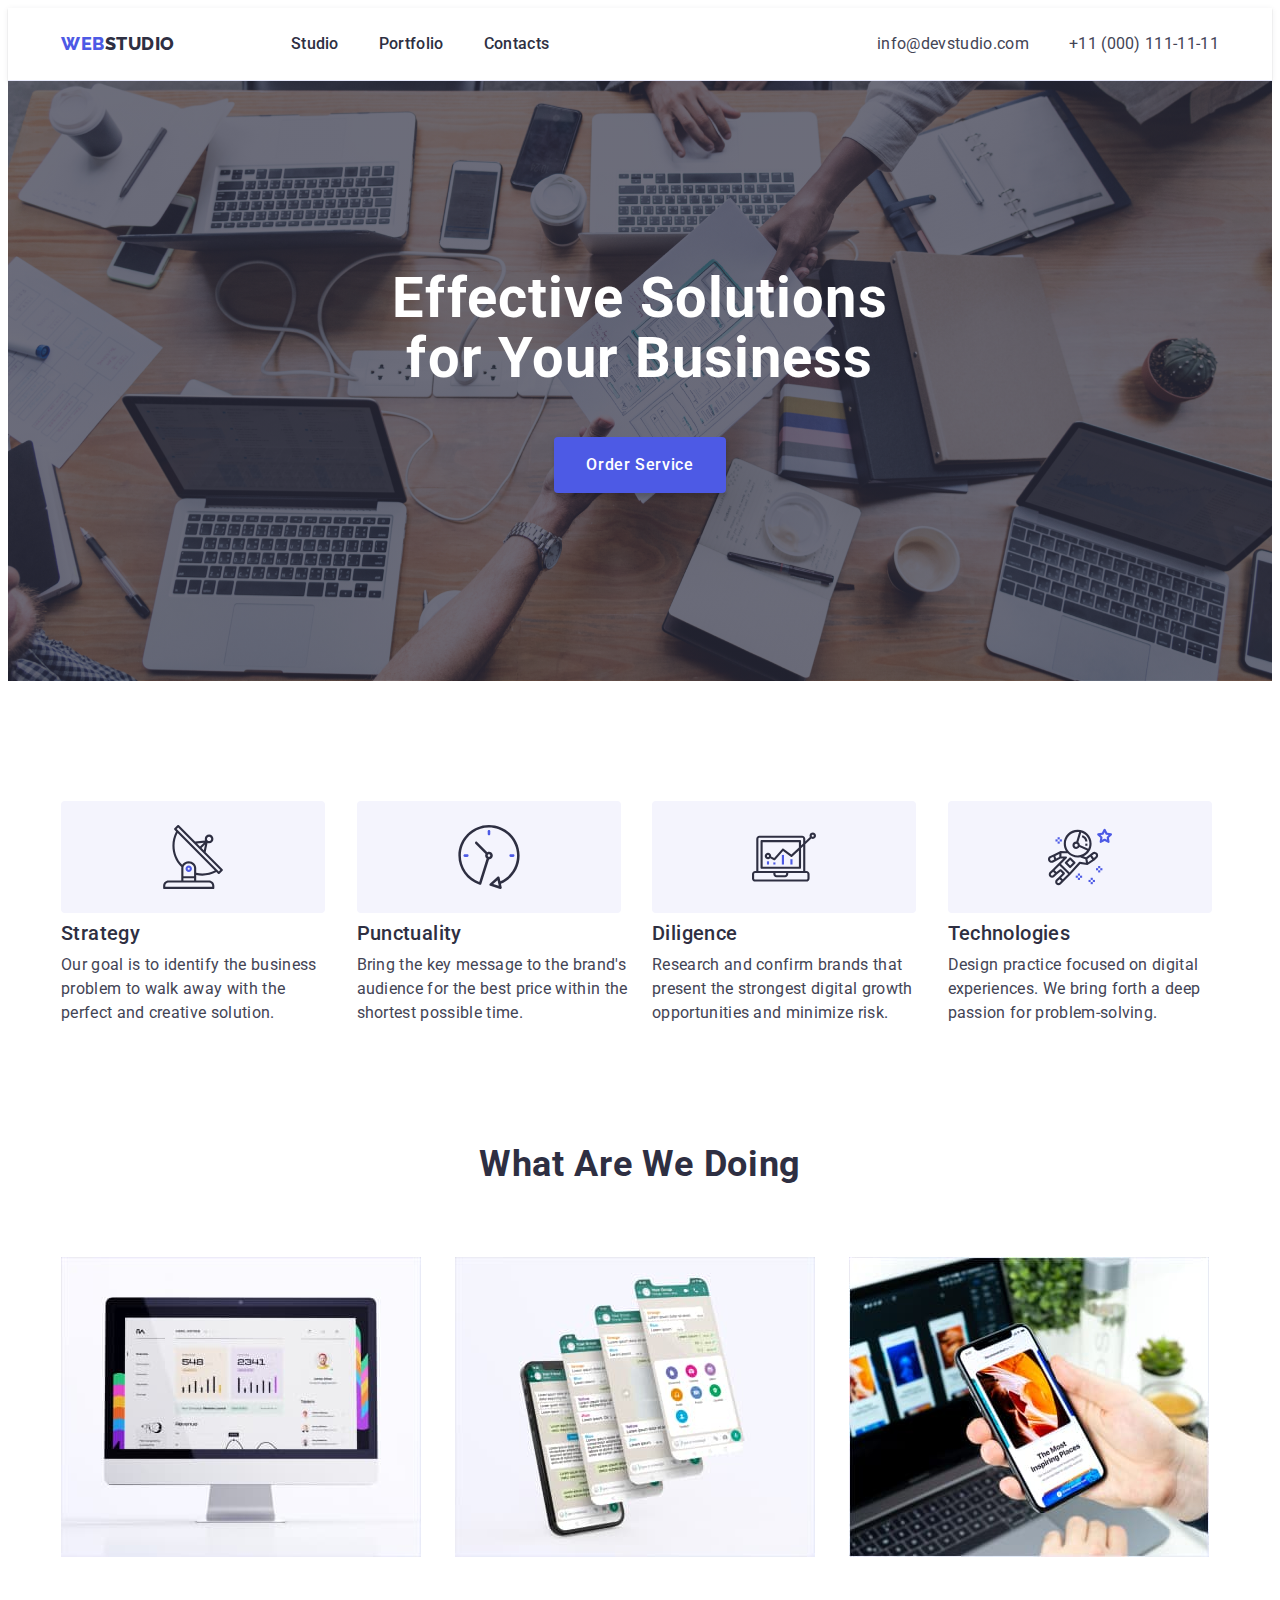
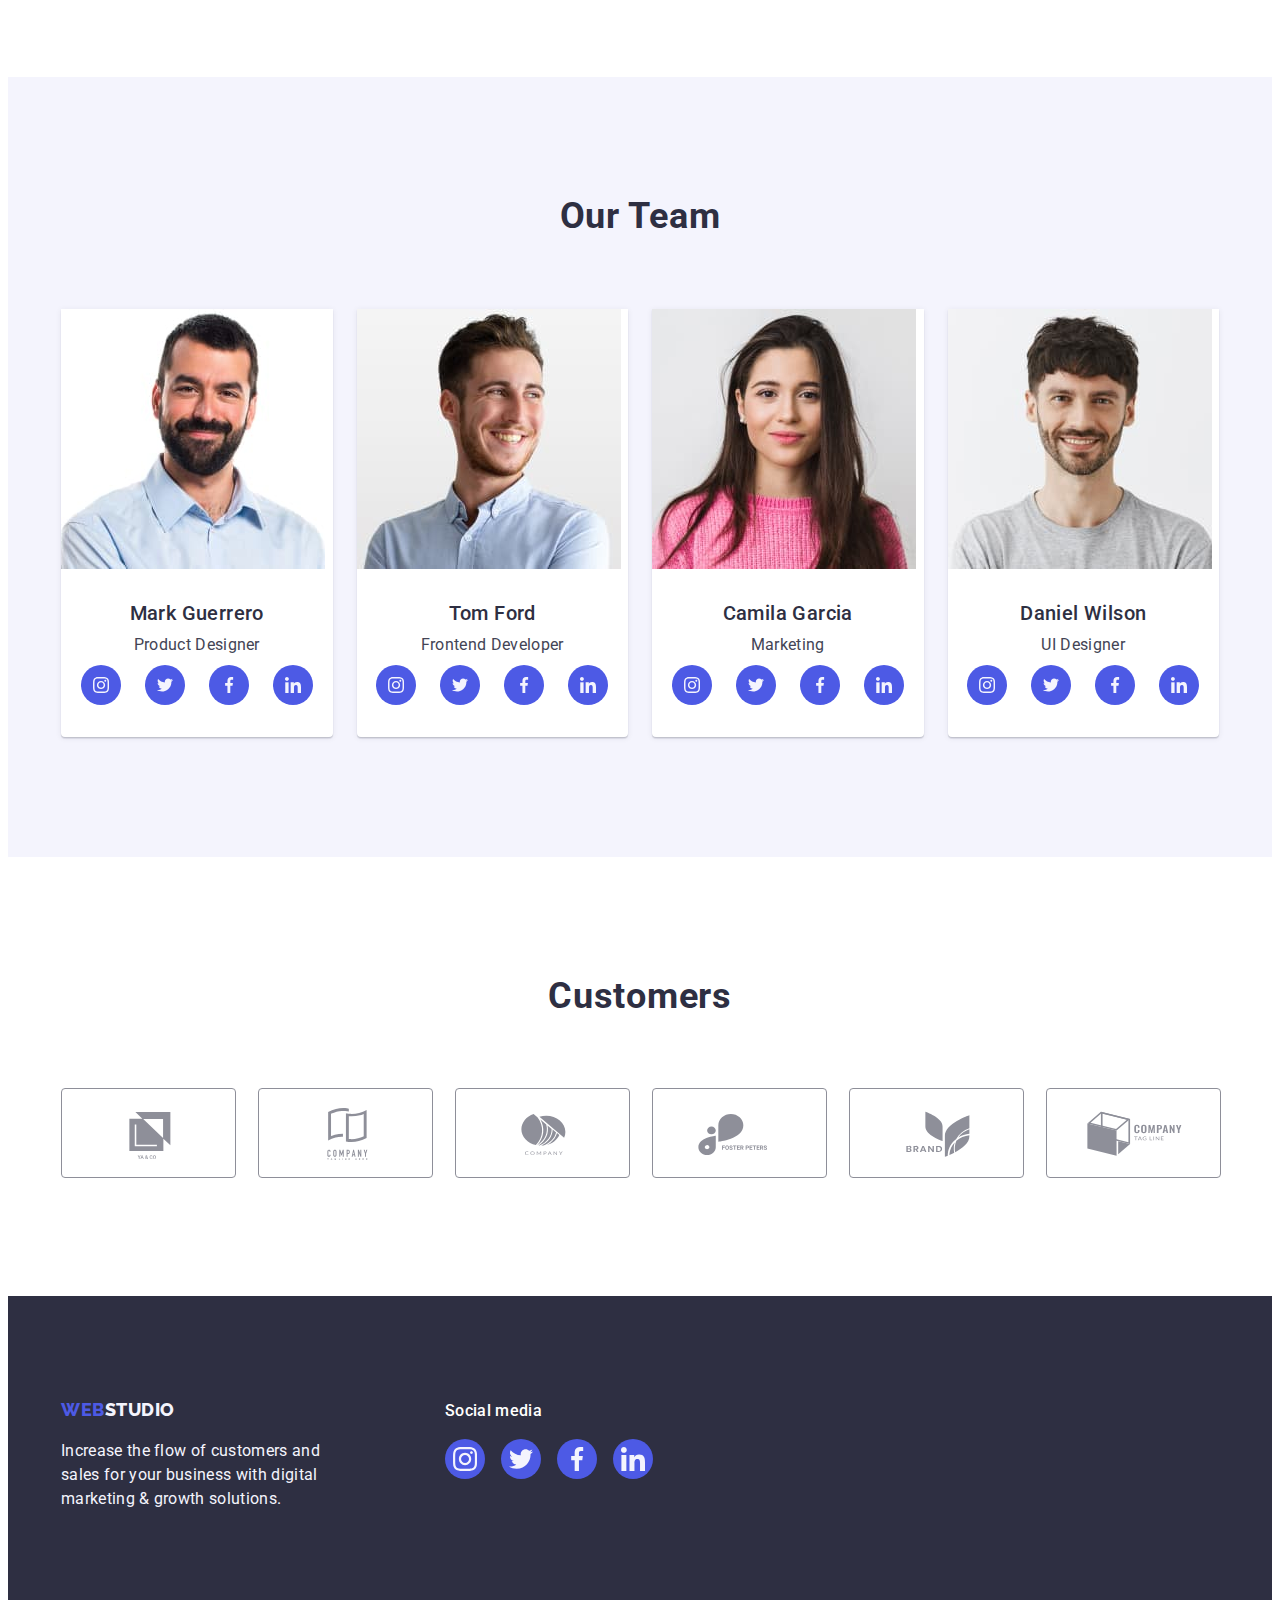
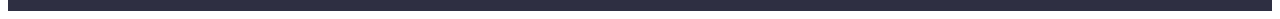
<file: index.html>
<!DOCTYPE html>
<html lang="en">
  <head>
    <meta charset="UTF-8" />
    <meta http-equiv="X-UA-Compatible" content="IE=edge" />
    <meta name="viewport" content="width=device-width, initial-scale=1.0" />
    <title>Web Studio goit-markup-hw-01</title>

    <link rel="preconnect" href="https://fonts.googleapis.com" />
    <link rel="preconnect" href="https://fonts.gstatic.com" crossorigin />
    <link
      href="https://fonts.googleapis.com/css2?family=Raleway:wght@800&family=Roboto:wght@400;500;700&display=swap"
      rel="stylesheet"
    />
    <link
      rel="stylesheet"
      href="https://cdnjs.cloudflare.com/ajax/libs/modern-normalize/1.1.0/modern-normalize.min.css"
      integrity="sha512-wpPYUAdjBVSE4KJnH1VR1HeZfpl1ub8YT/NKx4PuQ5NmX2tKuGu6U/JRp5y+Y8XG2tV+wKQpNHVUX03MfMFn9Q=="
      crossorigin="anonymous"
      referrerpolicy="no-referrer"
    />
    <link rel="stylesheet" href="./css/styles.css" />
  </head>

  <body>
    <!------------------ HEDER-------------- -->
    <header class="heder">
      <div class="header-container container">
        <nav class="nav">
          <a class="link heder-logo" href="./index.html"
            >Web<span class="heder-logo-span">Studio</span></a
          >
          <ul class="list nav-list">
            <li>
              <a class="link nav-last" href="./index.html">Studio</a>
            </li>
            <li>
              <a class="link nav-last" href="./portfolio.html">Portfolio</a>
            </li>
            <li>
              <a class="link nav-last" href="">Contacts</a>
            </li>
          </ul>
        </nav>
        <address class="address">
          <ul class="list address-list">
            <li>
              <a
                class="link address-mail"
                href="mailto:info@devstudio.com"
                target="_blank"
                rel="noreferrer noopener"
                >info@devstudio.com
              </a>
            </li>
            <li>
              <a class="link address-mail" href="tel:+110001111111"
                >+11 (000) 111-11-11</a
              >
            </li>
          </ul>
        </address>
      </div>
    </header>
    <!------------------ /HEDER-------------- -->
    <!------------------ MAIN-------------- -->
    <main>
      <!-- heroy -->

      <section class="heroy">
        <div class="container heroy-container">
          <h1 class="heroy-title">Effective Solutions for Your Business</h1>
          <button class="button heroy-button" type="button">
            Order Service
          </button>
        </div>
      </section>

      <!-- /heroy -->
      <!--------features-section------->

      <section class="features-section">
        <div class="container">
          <h2 class="features-hidden-title" hidden>Our properties</h2>

          <ul class="list features-list">
            <li class="features-last">
              <div class="features-last-icon">
                <svg width="64" height="64">
                  <use href="./images/icons.svg#icon-antenna"></use>
                </svg>
              </div>
              <h3 class="features-list-title">Strategy</h3>
              <p class="features-list-text">
                Our goal is to identify the business problem to walk away with
                the perfect and creative solution.
              </p>
            </li>
            <li class="features-last">
              <div class="features-last-icon">
                <svg width="64" height="64">
                  <use href="./images/icons.svg#icon-clock"></use>
                </svg>
              </div>
              <h3 class="features-list-title">Punctuality</h3>
              <p class="features-list-text">
                Bring the key message to the brand's audience for the best price
                within the shortest possible time.
              </p>
            </li>
            <li class="features-last">
              <div class="features-last-icon">
                <svg width="64" height="64">
                  <use href="./images/icons.svg#icon-diagram"></use>
                </svg>
              </div>
              <h3 class="features-list-title">Diligence</h3>
              <p class="features-list-text">
                Research and confirm brands that present the strongest digital
                growth opportunities and minimize risk.
              </p>
            </li>
            <li class="features-last">
              <div class="features-last-icon">
                <svg width="64" height="64">
                  <use href="./images/icons.svg#icon-astronaut"></use>
                </svg>
              </div>
              <h3 class="features-list-title">Technologies</h3>
              <p class="features-list-text">
                Design practice focused on digital experiences. We bring forth a
                deep passion for problem-solving.
              </p>
            </li>
          </ul>
        </div>
      </section>

      <!--------/features-section------->
      <!------ galerey-section -------->

      <section class="galerey-section">
        <div class="container">
          <h2 class="galerey-section-title">What are we doing</h2>
          <ul class="list galerey-section-container">
            <li class="galerey-last">
              <img
                src="./images/index.galerey/galerey/pc.jpg"
                alt="Monitor"
                width="360"
                height="300"
              />
            </li>
            <li class="galerey-last">
              <img
                src="./images/index.galerey/galerey/telephones.jpg"
                alt="telephones"
                width="360"
                height="300"
              />
            </li>
            <li class="galerey-last">
              <img
                src="./images/index.galerey/galerey/notebook.jpg"
                alt="notebook"
                width="360"
                height="300"
              />
            </li>
          </ul>
        </div>
      </section>

      <!----------- /galerey ---------->
      <!----------- description ---------->

      <section class="description">
        <div class="container">
          <h2 class="description-title">Our Team</h2>
          <ul class="list description-list">
            <li class="description-img">
              <img
                class="description-card-img"
                src="./images/index.galerey/our_team/mark-guerrero.jpg"
                alt="poto Mark Guerrero"
                width="264"
                height="260"
              />
              <div class="description-name-container">
                <h3 class="description-name">Mark Guerrero</h3>
                <p class="description-text">Product Designer</p>
                <ul class="list description-list-icon">
                  <li class="description-last-icon">
                    <a href="" class="last description-social-icon">
                      <svg width="16" height="16" class="description-icon">
                        <use href="./images/icons.svg#icon-instagram"></use>
                      </svg>
                    </a>
                  </li>
                  <li class="description-last-icon">
                    <a href="" class="last description-social-icon">
                      <svg width="16" height="16" class="description-icon">
                        <use href="./images/icons.svg#icon-twitter"></use>
                      </svg>
                    </a>
                  </li>
                  <li class="description-last-icon">
                    <a href="" class="last description-social-icon">
                      <svg width="16" height="16" class="description-icon">
                        <use href="./images/icons.svg#icon-facebook"></use>
                      </svg>
                    </a>
                  </li>
                  <li class="description-last-icon">
                    <a href="" class="last description-social-icon">
                      <svg width="16" height="16" class="description-icon">
                        <use href="./images/icons.svg#icon-linkedin"></use>
                      </svg>
                    </a>
                  </li>
                </ul>
              </div>
            </li>
            <li class="description-img">
              <img
                class="description-card-img"
                src="./images/index.galerey/our_team/tom-ford.jpg"
                alt="poto Tom Ford"
                width="264"
                height="260"
              />
              <div class="description-name-container">
                <h3 class="description-name">Tom Ford</h3>
                <p class="description-text">Frontend Developer</p>
                <ul class="list description-list-icon">
                  <li>
                    <a href="" class="last description-social-icon">
                      <svg width="16" height="16" class="description-icon">
                        <use href="./images/icons.svg#icon-instagram"></use>
                      </svg>
                    </a>
                  </li>
                  <li>
                    <a href="" class="last description-social-icon">
                      <svg width="16px" height="16px" class="description-icon">
                        <use href="./images/icons.svg#icon-twitter"></use>
                      </svg>
                    </a>
                  </li>
                  <li>
                    <a href="" class="last description-social-icon">
                      <svg width="16px" height="16px" class="description-icon">
                        <use href="./images/icons.svg#icon-facebook"></use>
                      </svg>
                    </a>
                  </li>
                  <li>
                    <a href="" class="last description-social-icon">
                      <svg width="16px" height="16px" class="description-icon">
                        <use href="./images/icons.svg#icon-linkedin"></use>
                      </svg>
                    </a>
                  </li>
                </ul>
              </div>
            </li>
            <li class="description-img">
              <img
                class="description-card-img"
                src="./images/index.galerey/our_team/camila-garcia.jpg"
                alt="poto Camila Garcia"
                width="264"
                height="260"
              />
              <div class="description-name-container">
                <h3 class="description-name">Camila Garcia</h3>
                <p class="description-text">Marketing</p>
                <ul class="list description-list-icon">
                  <li>
                    <a href="" class="last description-social-icon">
                      <svg width="16px" height="16px" class="description-icon">
                        <use href="./images/icons.svg#icon-instagram"></use>
                      </svg>
                    </a>
                  </li>
                  <li>
                    <a href="" class="last description-social-icon">
                      <svg width="16px" height="16px" class="description-icon">
                        <use href="./images/icons.svg#icon-twitter"></use>
                      </svg>
                    </a>
                  </li>
                  <li>
                    <a href="" class="last description-social-icon">
                      <svg width="16px" height="16px" class="description-icon">
                        <use href="./images/icons.svg#icon-facebook"></use>
                      </svg>
                    </a>
                  </li>
                  <li>
                    <a href="" class="last description-social-icon">
                      <svg width="16px" height="16px" class="description-icon">
                        <use href="./images/icons.svg#icon-linkedin"></use>
                      </svg>
                    </a>
                  </li>
                </ul>
              </div>
            </li>
            <li class="description-img">
              <img
                class="description-card-img"
                src="./images/index.galerey/our_team/daniel-wilson.jpg"
                alt="poto Daniel Wilson"
                width="264"
                height="260"
              />
              <div class="description-name-container">
                <h3 class="description-name">Daniel Wilson</h3>
                <p class="description-text">UI Designer</p>
                <ul class="list description-list-icon">
                  <li>
                    <a href="" class="last description-social-icon">
                      <svg width="16px" height="16px" class="description-icon">
                        <use href="./images/icons.svg#icon-instagram"></use>
                      </svg>
                    </a>
                  </li>
                  <li>
                    <a href="" class="last description-social-icon">
                      <svg width="16px" height="16px" class="description-icon">
                        <use href="./images/icons.svg#icon-twitter"></use>
                      </svg>
                    </a>
                  </li>
                  <li>
                    <a href="" class="last description-social-icon">
                      <svg width="16px" height="16px" class="description-icon">
                        <use href="./images/icons.svg#icon-facebook"></use>
                      </svg>
                    </a>
                  </li>
                  <li>
                    <a href="" class="last description-social-icon">
                      <svg width="16px" height="16px" class="description-icon">
                        <use href="./images/icons.svg#icon-linkedin"></use>
                      </svg>
                    </a>
                  </li>
                </ul>
              </div>
            </li>
          </ul>
        </div>
      </section>
      <!-------------- /description ------------>
      <!-------------- customers-section ------------>
      <section class="customers-section">
        <div class="container">
          <h2 class="customers-title">Customers</h2>
          <ul class="list customers-list">
            <li class="customers-last">
              <a href="" class="customers-last-icon">
                <svg width="104" height="56" class="customers-icon">
                  <use href="./images/icons.svg#icon-logo-1"></use>
                </svg>
              </a>
            </li>
            <li class="customers-last">
              <a href="" class="customers-last-icon">
                <svg width="104" height="56" class="customers-icon">
                  <use href="./images/icons.svg#icon-logo-2"></use>
                </svg>
              </a>
            </li>
            <li class="customers-last">
              <a href="" class="customers-last-icon">
                <svg width="104" height="56" class="customers-icon">
                  <use href="./images/icons.svg#icon-logo-3"></use>
                </svg>
              </a>
            </li>
            <li class="customers-last">
              <a href="" class="customers-last-icon">
                <svg width="104" height="56" class="customers-icon">
                  <use href="./images/icons.svg#icon-logo-4"></use>
                </svg>
              </a>
            </li>
            <li class="customers-last">
              <a href="" class="customers-last-icon">
                <svg width="104" height="56" class="customers-icon">
                  <use href="./images/icons.svg#icon-logo-5"></use>
                </svg>
              </a>
            </li>
            <li class="customers-last">
              <a href="" class="customers-last-icon">
                <svg width="104" height="56" class="customers-icon">
                  <use href="./images/icons.svg#icon-logo-6"></use>
                </svg>
              </a>
            </li>
          </ul>
        </div>
      </section>
      <!-------------- /customers-section ------------>
    </main>
    <!------------------ /MAIN-------------- -->
    <!------------------ FOOTER-------------- -->

    <footer class="footer">
      <div class="container footer-container">
        <div class="footer-container-logo">
          <a class="link footer-logo" href="./index.html"
            >Web<span class="footer-logo-span">Studio</span></a
          >
          <p class="footer-text">
            Increase the flow of customers and sales for your business with
            digital marketing & growth solutions.
          </p>
        </div>
        <div class="footer-social-container">
          <p class="footer-social-title">Social media</p>
          <ul class="list footer-list-icon">
            <li class="footer-last-icon">
              <a href="" class="last footer-social-icon">
                <svg width="24" height="24" class="footer-icon">
                  <use href="./images/icons.svg#icon-instagram"></use>
                </svg>
              </a>
            </li>
            <li class="footer-last-icon">
              <a href="" class="last footer-social-icon">
                <svg width="24" height="24" class="footer-icon">
                  <use href="./images/icons.svg#icon-twitter"></use>
                </svg>
              </a>
            </li>
            <li class="footer-last-icon">
              <a href="" class="last footer-social-icon">
                <svg width="24" height="24" class="footer-icon">
                  <use href="./images/icons.svg#icon-facebook"></use>
                </svg>
              </a>
            </li>
            <li class="footer-last-icon">
              <a href="" class="last footer-social-icon">
                <svg width="24" height="24" class="footer-icon">
                  <use href="./images/icons.svg#icon-linkedin"></use>
                </svg>
              </a>
            </li>
          </ul>
        </div>
      </div>
    </footer>

    <!------------------ /FOOTER-------------- -->
  </body>
</html>
</file>
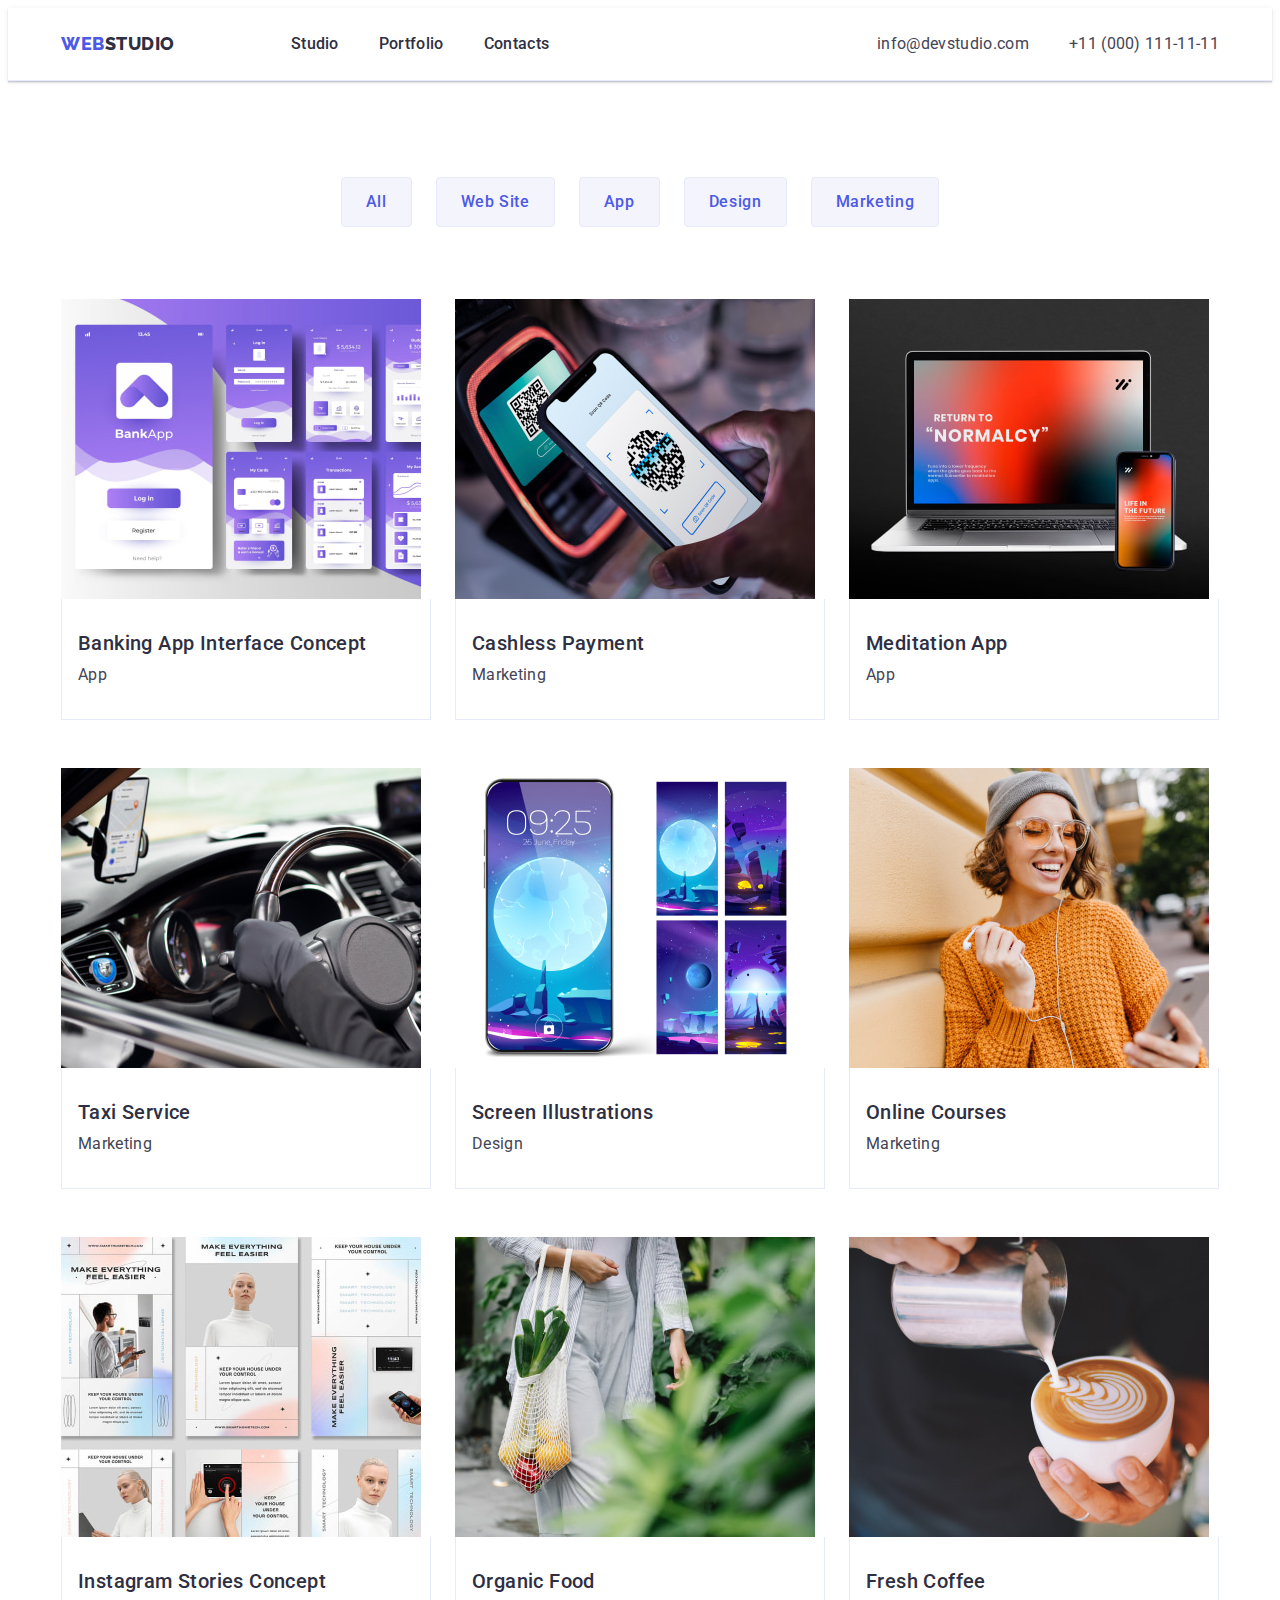
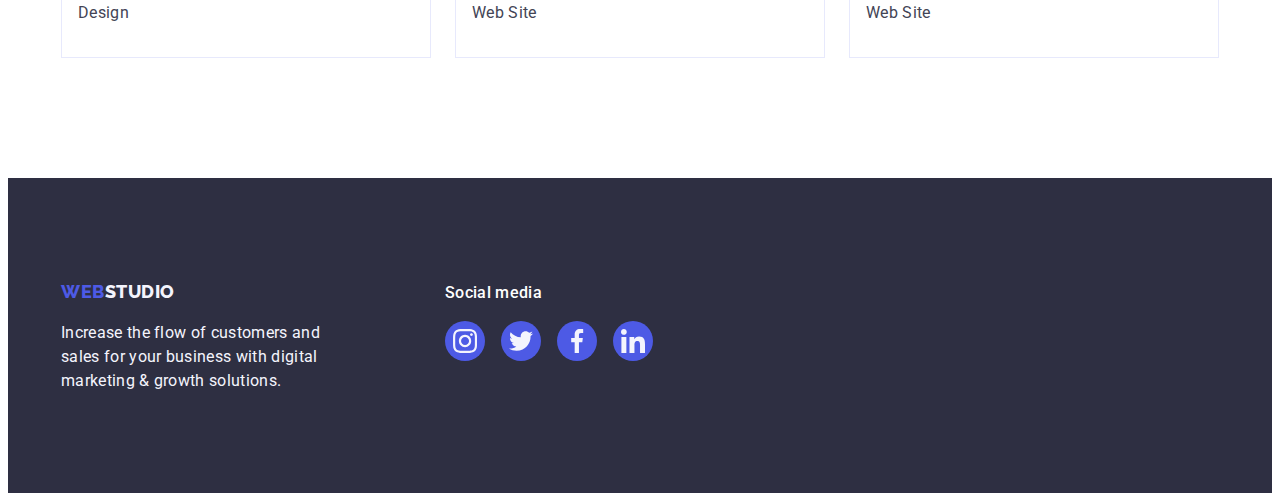
<file: portfolio.html>
<!DOCTYPE html>
<html lang="en">
  <head>
    <meta charset="UTF-8" />
    <meta http-equiv="X-UA-Compatible" content="IE=edge" />
    <meta name="viewport" content="width=device-width, initial-scale=1.0" />
    <title>Web Studio goit-markup-hw-01</title>

    <link rel="preconnect" href="https://fonts.googleapis.com" />
    <link rel="preconnect" href="https://fonts.gstatic.com" crossorigin />
    <link
      href="https://fonts.googleapis.com/css2?family=Raleway:wght@800&family=Roboto:wght@400;500;700&display=swap"
      rel="stylesheet"
    />
    <link
      rel="stylesheet"
      href="https://cdnjs.cloudflare.com/ajax/libs/modern-normalize/1.1.0/modern-normalize.min.css"
      integrity="sha512-wpPYUAdjBVSE4KJnH1VR1HeZfpl1ub8YT/NKx4PuQ5NmX2tKuGu6U/JRp5y+Y8XG2tV+wKQpNHVUX03MfMFn9Q=="
      crossorigin="anonymous"
      referrerpolicy="no-referrer"
    />
    <link rel="stylesheet" href="./css/styles.css" />
  </head>

  <body>
    <!------------------ HEDER-------------- -->
    <header class="heder">
      <div class="header-container container">
        <nav class="nav">
          <a class="link heder-logo" href="./index.html"
            >Web<span class="heder-logo-span">Studio</span></a
          >
          <ul class="list nav-list">
            <li>
              <a class="link nav-last" href="./index.html">Studio</a>
            </li>
            <li>
              <a class="link nav-last" href="./portfolio.html">Portfolio</a>
            </li>
            <li>
              <a class="link nav-last" href="">Contacts</a>
            </li>
          </ul>
        </nav>
        <address class="address">
          <ul class="list address-list">
            <li>
              <a
                class="link address-mail"
                href="mailto:info@devstudio.com"
                target="_blank"
                rel="noreferrer noopener"
                >info@devstudio.com
              </a>
            </li>
            <li>
              <a class="link address-mail" href="tel:+110001111111"
                >+11 (000) 111-11-11</a
              >
            </li>
          </ul>
        </address>
      </div>
    </header>
    <!------------------ /HEDER-------------- -->
    <!------------------ MAIN-------------- -->
    <main>
      <section class="soft-bar-section">
        <div class="container thumbnail-container">
          <h1 class="features-hidden-title" hidden>Our properties</h1>
          <!-- soft bar -->
          <ul class="list soft-bar-list">
            <li>
              <button class="button soft-bar-button" type="button">All</button>
            </li>
            <li>
              <button class="button soft-bar-button" type="button">
                Web Site
              </button>
            </li>
            <li>
              <button class="button soft-bar-button" type="button">App</button>
            </li>
            <li>
              <button class="button soft-bar-button" type="button">
                Design
              </button>
            </li>
            <li>
              <button class="button soft-bar-button" type="button">
                Marketing
              </button>
            </li>
          </ul>

          <!-- /soft bar -->
          <!------------- thumbnail-------- -->

          <ul class="list thumbnail">
            <!-- row 1 -->
            <li class="thumbnail-last">
              <a class="link thumbnail-list" href="">
                <img
                  class="thumbnail-img"
                  src="./images/portfolio-galerey/list.jpg"
                  alt="Banking App Interface Concept"
                  width="360"
                  height="300"
                />
                <div class="thumbnail-name">
                  <h2 class="thumbnail-title">Banking App Interface Concept</h2>
                  <p class="thumbnail-text">App</p>
                </div>
              </a>
            </li>
            <li class="thumbnail-last">
              <a class="link thumbnail-list" href="">
                <img
                  class="thumbnail-img"
                  src="./images/portfolio-galerey/phone.jpg"
                  alt="Cashless Payment"
                  width="360"
                  height="300"
                />
                <div class="thumbnail-name">
                  <h2 class="thumbnail-title">Cashless Payment</h2>
                  <p class="thumbnail-text">Marketing</p>
                </div>
              </a>
            </li>
            <li class="thumbnail-last">
              <a class="link thumbnail-list" href="">
                <img
                  class="thumbnail-img"
                  src="./images/portfolio-galerey/notebook.jpg"
                  alt="notebook"
                  width="360"
                  height="300"
                />
                <div class="thumbnail-name">
                  <h2 class="thumbnail-title">Meditation App</h2>
                  <p class="thumbnail-text">App</p>
                </div>
              </a>
            </li>
            <!-- row 2 -->
            <li class="thumbnail-last">
              <a class="link thumbnail-list" href="">
                <img
                  class="thumbnail-img"
                  src="./images/portfolio-galerey/car.jpg"
                  alt="Car taxi"
                  width="360"
                  height="300"
                />
                <div class="thumbnail-name">
                  <h2 class="thumbnail-title">Taxi Service</h2>
                  <p class="thumbnail-text">Marketing</p>
                </div>
              </a>
            </li>
            <li class="thumbnail-last">
              <a class="link thumbnail-list" href="">
                <img
                  class="thumbnail-img"
                  src="./images/portfolio-galerey/scren-phone.jpg"
                  alt="scren-phone"
                  width="360"
                  height="300"
                />
                <div class="thumbnail-name">
                  <h2 class="thumbnail-title">Screen Illustrations</h2>
                  <p class="thumbnail-text">Design</p>
                </div>
              </a>
            </li>
            <li class="thumbnail-last">
              <a class="link thumbnail-list" href="">
                <img
                  class="thumbnail-img"
                  src="./images/portfolio-galerey/gearl.jpg"
                  alt="gearl"
                  width="360"
                  height="300"
                />
                <div class="thumbnail-name">
                  <h2 class="thumbnail-title">Online Courses</h2>
                  <p class="thumbnail-text">Marketing</p>
                </div>
              </a>
            </li>
            <!-- row 3 -->
            <li class="thumbnail-last">
              <a class="link thumbnail-list" href="">
                <img
                  class="thumbnail-img"
                  src="./images/portfolio-galerey/instagram.jpg"
                  alt="scren instagram"
                  width="360"
                  height="300"
                />
                <div class="thumbnail-name">
                  <h2 class="thumbnail-title">Instagram Stories Concept</h2>
                  <p class="thumbnail-text">Design</p>
                </div>
              </a>
            </li>
            <li class="thumbnail-last">
              <a class="link thumbnail-list" href="">
                <img
                  class="thumbnail-img"
                  src="./images/portfolio-galerey/products.jpg"
                  alt="products"
                  width="360"
                  height="300"
                />
                <div class="thumbnail-name">
                  <h2 class="thumbnail-title">Organic Food</h2>
                  <p class="thumbnail-text">Web Site</p>
                </div>
              </a>
            </li>
            <li class="thumbnail-last">
              <a class="link thumbnail-list" href="">
                <img
                  class="thumbnail-img"
                  src="./images/portfolio-galerey/coffe.jpg"
                  alt="coffe"
                  width="360"
                  height="300"
                />
                <div class="thumbnail-name">
                  <h2 class="thumbnail-title">Fresh Coffee</h2>
                  <p class="thumbnail-text">Web Site</p>
                </div>
              </a>
            </li>
          </ul>
        </div>
        <!------------- /thumbnail-------- -->
      </section>
    </main>
    <!------------------ /MAIN-------------- -->
    <!------------------ FOOTER-------------- -->

    <footer class="footer">
      <div class="container footer-container">
        <div class="footer-container-logo">
          <a class="link footer-logo" href="./index.html"
            >Web<span class="footer-logo-span">Studio</span></a
          >
          <p class="footer-text">
            Increase the flow of customers and sales for your business with
            digital marketing & growth solutions.
          </p>
        </div>
        <div class="footer-social-container">
          <p class="footer-social-title">Social media</p>
          <ul class="list footer-list-icon">
            <li class="footer-last-icon">
              <a href="" class="last footer-social-icon">
                <svg width="24" height="24" class="footer-icon">
                  <use href="./images/icons.svg#icon-instagram"></use>
                </svg>
              </a>
            </li>
            <li class="footer-last-icon">
              <a href="" class="last footer-social-icon">
                <svg width="24" height="24" class="footer-icon">
                  <use href="./images/icons.svg#icon-twitter"></use>
                </svg>
              </a>
            </li>
            <li class="footer-last-icon">
              <a href="" class="last footer-social-icon">
                <svg width="24" height="24" class="footer-icon">
                  <use href="./images/icons.svg#icon-facebook"></use>
                </svg>
              </a>
            </li>
            <li class="footer-last-icon">
              <a href="" class="last footer-social-icon">
                <svg width="24" height="24" class="footer-icon">
                  <use href="./images/icons.svg#icon-linkedin"></use>
                </svg>
              </a>
            </li>
          </ul>
        </div>
      </div>
    </footer>
    <!------------------ /FOOTER-------------- -->
  </body>
</html>
</file>
<file: css/styles.css>
/* ================== BASE ================ */
.list {
  list-style: none;
  padding: 0;
  margin: 0;
}
.link {
  text-decoration: none;
}
.button {
  cursor: pointer;
  font-family: inherit;
}
.address {
  font-style: normal;
}
h1,
h2,
h3,
h4,
h5,
h6,
p {
  margin: 0;
}
img {
  display: block;
}
/* =============== /BASE ==================== */
/* =============== VARIABLES ==================== */
:root {
  --main-fon: "Roboto", sans-serif;
  --secondery-fon: "Raleway", sans-serif;

  --color-iris: #4d5ae5;
  --color-ocean: #404bbf;
  --color-green: #31d0aa;
  --color-slate: #434455;
  --color-light-slate: #8e8f99;
  --color-cornflower: #e7e9fc;
  --color-cloud: #f4f4fd;
  --color-grey: #2e2f42;
  --color-white: #ffffff;
  --color-dairy: #fcfcfc;
}

/* =============== /VARIABLES ==================== */

body {
  background-color: #ffffff;
  font-family: var(--main-fon);
  color: var(--color-grey);
  color: #434455;
}
.container {
  width: 1158px;
  margin: 0 auto;
  padding: 0 15px;}
/* ------------------ HEDER---------------- */
.heder {
  border-bottom: 1px solid #e7e9fc;
  box-shadow: 0px 2px 1px rgba(46, 47, 66, 0.08), 0px 1px 1px rgba(46, 47, 66, 0.16), 0px 1px 6px rgba(46, 47, 66, 0.08);
}

.header-container {
  display: flex;
  align-items: center;
  width: 1158px;
}

/* -----logo----- */
.heder-logo {
  margin-right: 76px;

  font-family: var(--secondery-fon);
  font-weight: 800;
  font-size: 18px;
  line-height: 1.17;
  display: flex;
  align-items: center;
  letter-spacing: 0.03em;
  text-transform: uppercase;

  color: var(--color-iris);
}
.heder-logo-span {
  color: var(--color-grey);
}
/* -----/logo----- */
/* -------nav----- */
.nav {
  margin-right: auto;

  display: flex;
  gap: 40px;
  align-items: center;
}
.nav-list {
  margin-right: auto;

  display: flex;
  gap: 40px;
  align-items: center;
}
.nav-last {
  padding: 24px 0 24px;
  font-family: var(--main-fon);
  font-weight: 500;
  font-size: 16px;
  line-height: 1.5;
  letter-spacing: 0.02em;

  color: var(--color-grey);
}
.nav-last:hover {
  color: var(--color-ocean);
}
.nav-last:focus {
  color: var(--color-ocean);
}
/* address */
.address-list {
  display: flex;
  gap: 40px;
  padding: 24px 0;
}
.address-mail {
  font-family: var(--main-fon);

  font-weight: 400;
  font-size: 16px;
  line-height: 1.5;
  letter-spacing: 0.02em;

  color: var(--color-slate);
}
.address-mail:hover {
  color: var(--color-ocean);
}
.address-mail:focus {
  color: var(--color-ocean);
}

/* -------/nav----- */
/* =============================== INDEX.HTML=========================== */
/* --------heroy-------- */
.heroy-container {
  
  display: flex;
  flex-direction: column;
  align-items: center;
}
.heroy {
  margin: auto;
  max-width: 1440px;
  padding: 188px 0;
  background-image: linear-gradient(rgba(46, 47, 66, 0.7), rgba(46, 47, 66, 0.7)), url(../images/img-name.jpg);
  background-size: cover;
  background-repeat: no-repeat;
  background-position: center;
}
.heroy-title {
  max-width: 496px;

  margin-bottom: 48px;

  font-weight: 700;
  font-size: 56px;
  line-height: 1.07;
  text-align: center;
  letter-spacing: 0.02em;

  color: var(--color-white);
}

.heroy-button {
  min-width: 169px;
  height: 56px;
  padding: 16px 32px;

  background: var(--color-iris);
  box-shadow: 0px 4px 4px rgba(0, 0, 0, 0.15);
  border-radius: 4px;
  font-family: var(--main-fon);

  font-weight: 500;
  font-size: 16px;
  line-height: 1.5;
  display: block;
  align-items: center;
  letter-spacing: 0.04em;
  color: var(--color-white);

  border: none;
}
.heroy-button:hover {
  background-color: var(--color-ocean);
}
.heroy-button:focus {
  background-color: var(--color-ocean);
}

/* --------/heroy-------- */
/* ------features-section------ */
.features-section {
  padding: 120px 0;

}

.features-hidden-title {
  /* HIDEN TITLE */
  position: absolute;
  width: 1px;
  height: 1px;
  margin: -1px;
  padding: 0;
  overflow: hidden;
  border: 0;
  clip: rect(0 0 0 0);
}
/* /HIDEN TITLE */
.features-list {
  display: flex;
  gap: 24px;
}
.features-last {
  width: calc((100% - 72px) / 4);
}
.features-list-title {
  margin-bottom: 8px;
  font-weight: 500;
  font-size: 20px;
  line-height: 1.2;
  letter-spacing: 0.02em;
  color: var(--color-grey);
}
.features-list-text {
  font-size: 16px;
  line-height: 1.5;
  letter-spacing: 0.02em;

  color: var(--color-slate);
}
.features-last-icon{
  width: 264px;
  height: 112px;
  display: flex;
  justify-content: center;
  align-items: center;
  background: #F4F4FD;
border-radius: 4px;
margin-bottom: 8px;
}
/* ------/features-section------ */
/* ------ galerey-section -------- */
.galerey-section {
  padding-bottom: 120px;
}

.galerey-section-container {
  display: flex;
  gap: 24px;
}
.galerey-section-title {
  margin-bottom: 72px;
  font-weight: 700;
  font-size: 36px;
  line-height: 1.11;
  text-align: center;
  letter-spacing: 0.02em;
  text-transform: capitalize;
  color: var(--color-grey);
}
.galerey-last {
  width: calc((100% - 48px) / 3);
}
/* ------ /galerey-section -------- */
/* -------------- description ------------ */
.description {
  padding: 120px 0;
}
.description-list {
  display: flex;
  gap: 24px;
}

.description {
  background-color: #f4f4fd;
}
.description-img {
  box-shadow: 0px 1px 6px rgba(46, 47, 66, 0.08), 0px 1px 1px rgba(46, 47, 66, 0.16), 0px 2px 1px rgba(46, 47, 66, 0.08);
  border-radius: 0px 0px 4px 4px;
  background-color: var(--color-white);
  width: calc((100% - 72px) / 4);
}

.description-title {
  margin-bottom: 72px;
  font-weight: 700;
  font-size: 36px;
  line-height: 1.11;
  text-align: center;
  letter-spacing: 0.02em;
  text-transform: capitalize;
  color: var(--color-grey);
}
.description-name-container {
  padding: 32px 0;
}
.description-name {
  margin-bottom: 8px;

  text-align: center;
  font-weight: 500;
  font-size: 20px;
  line-height: 1.2;
  letter-spacing: 0.02em;
  color: var(--color-grey);
}
.description-text {
  text-align: center;
  font-size: 16px;
  line-height: 1.5;
  letter-spacing: 0.02em;
  margin-bottom: 8px;

  color: var(--color-slate);
}
.description-social-icon{
  display: block;
  width: 40px;
  height: 40px;
  border-radius: 50%;
  background-color: var(--color-iris);
  display: flex;
  justify-content: center;
  align-items: center;

}
.description-social-icon:hover{
  background-color: #404bbf;
}
.description-social-icon:focus{
  background-color: #404bbf;
}
.description-list-icon{
  display: flex;
  justify-content: center;
  gap: 24px;
}
.description-icon{
  fill: #f4f4fd;
}

/* -------------- /description ------------ */
/* -------------- customers-section ---------- */
.customers-section{
  padding-top: 120px;
  padding-bottom:120px ;
}
.customers-last{
  width:calc((100% - 120px) / 6);
  height: 88px;
}
.customers-title{
font-weight: 700;
font-size: 36px;
line-height: 1.1;
text-align: center;
letter-spacing: 0.02em;
text-transform: capitalize;
margin-bottom: 72px;

color: var(--color-grey);

}
.customers-last-icon{
width: 100%;
height: 100%;
border: 1px solid #8E8F99;
border-radius: 4px;
display: flex;
justify-content: center;
align-items: center;

color: var(--color-light-slate);

}
.customers-last-icon:hover{
  border-color: #404bbf;
  color: #404bbf;
}
.customers-last-icon:focus{
  border-color: #404bbf;
  color: #404bbf;
}
.customers-icon{
  fill: currentColor;
}

.customers-list{

display: flex;
justify-content: center;
gap: 24px;
}
/* -------------- /customers-section ---------- */
/* =============================== /INDEX.HTML=========================== */
/* =============================== PORTFOLIO.HTML=========================== */
.soft-bar-section {
  padding: 96px 0 120px;
}
.soft-bar-list {
  margin-bottom: 72px;
  display: flex;
  gap: 24px;
  justify-content: center;
}
.soft-bar-button {
  min-width: 69px;
  min-height: 48px;
  padding: 12px 24px;
  background: #f4f4fd;
  border: 1px solid #e7e9fc;
  border-radius: 4px;

  font-weight: 500;
  font-size: 16px;
  line-height: 1.5;

  align-items: center;
  text-align: center;
  letter-spacing: 0.04em;

  color: var(--color-iris);
}

.soft-bar-button:hover {
  border: 1px solid transparent;
  background: #404bbf;
  box-shadow: 0px 3px 1px rgba(0, 0, 0, 0.1), 0px 2px 1px rgba(0, 0, 0, 0.08),
    0px 2px 2px rgba(0, 0, 0, 0.12);
  border-radius: 4px;

  font-weight: 500;
  font-size: 16px;
  line-height: 1.5;

  align-items: center;
  text-align: center;
  letter-spacing: 0.04em;

  color: var(--color-white);
}
.soft-bar-button:focus {
  border: 1px solid transparent;
  background: #404bbf;
  box-shadow: 0px 3px 1px rgba(0, 0, 0, 0.1), 0px 2px 1px rgba(0, 0, 0, 0.08),
    0px 2px 2px rgba(0, 0, 0, 0.12);
  border-radius: 4px;

  font-weight: 500;
  font-size: 16px;
  line-height: 1.5;

  align-items: center;
  text-align: center;
  letter-spacing: 0.04em;

  color: var(--color-white);
}
/* ------------- thumbnail-------- -- */

.thumbnail-list{
  display: block;
}
.thumbnail-list:hover{
  box-shadow: 0px 1px 6px rgba(46, 47, 66, 0.08), 0px 1px 1px rgba(46, 47, 66, 0.16), 0px 2px 1px rgba(46, 47, 66, 0.08);
}
.thumbnail-list:focus{
  box-shadow: 0px 1px 6px rgba(46, 47, 66, 0.08), 0px 1px 1px rgba(46, 47, 66, 0.16), 0px 2px 1px rgba(46, 47, 66, 0.08);
}
.thumbnail {
  row-gap: 48px;
  column-gap: 24px;
  display: flex;
  flex-wrap: wrap;
}
.thumbnail-last {
  width: calc((100% - 48px) / 3);
}

.thumbnail-name {
  padding: 32px 16px;
  border: 1px solid #e7e9fc;
  border-top: none;
}
.thumbnail-title {
  margin-bottom: 8px;
  font-weight: 500;
  font-size: 20px;
  line-height: 1.2;
  letter-spacing: 0.02em;
  color: var(--color-grey);
}
.thumbnail-text {
  font-size: 16px;
  line-height: 1.5;
  color: var(--color-slate);

  letter-spacing: 0.02em;
}
/* ------------- /thumbnail-------- -- */
/* ------------------Footer---------------- */
footer {
  background-color: #2e2f42;
  padding: 100px 0;
  
}
.footer-container-logo{
  margin-right: 120px;
}

.footer-logo {
  display: inline-block;
  margin-bottom: 16px;

  font-family: var(--secondery-fon);
  font-weight: 800;
  font-size: 18px;
  line-height: 1.5;

  letter-spacing: 0.03em;
  text-transform: uppercase;

  color: var(--color-iris);
}
.footer-container{
  display: flex;
  align-items: baseline;
  
}
.footer-icon{
  fill: #f4f4fd;
}
.footer-logo-span {
  color: var(--color-cloud);
}
.footer-text {
  
  width: 264px;

  font-size: 16px;
  line-height: 1.5;

  letter-spacing: 0.02em;

  color: var(--color-cloud);
}
.footer-social-title{
  
margin-bottom: 16px;
font-weight: 500;
font-size: 16px;
line-height: 1.5;
letter-spacing: 0.02em;

color: #FFFFFF;



}
.footer-social-icon{
  display: block;
  width: 40px;
  height: 40px;
  border-radius: 50%;
  background-color: var(--color-iris);
  display: flex;
  justify-content: center;
  align-items: center;

}
.footer-social-icon:hover{
  background-color: #31d0aa;
}
.footer-social-icon:focus{
  background-color: #31d0aa;
}
.footer-list-icon{
  display: flex;
  justify-content: center;
  gap: 16px;
}
/* ------------------/Footer---------------- */
</file>
